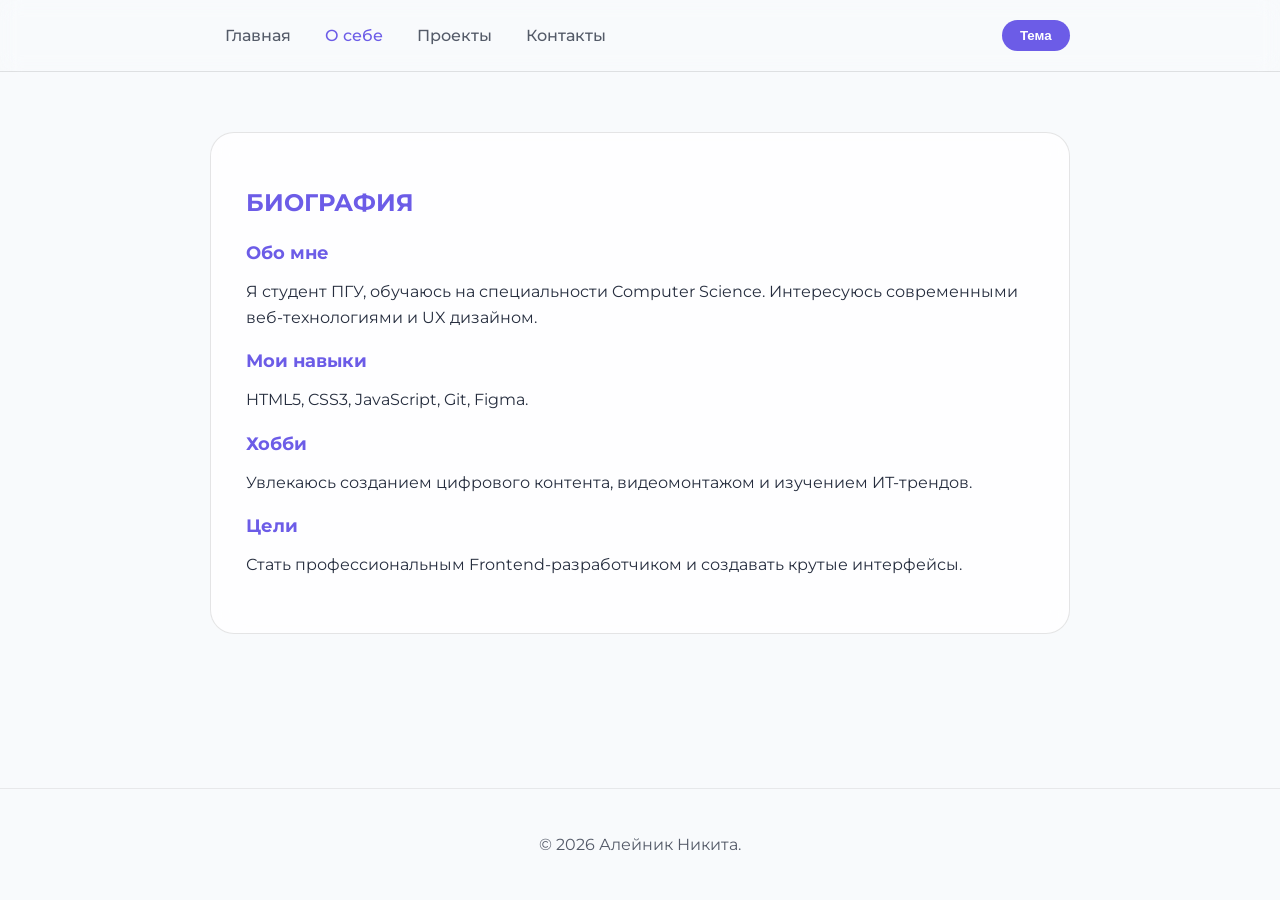
<file: about.html>
<!DOCTYPE html>
<html lang="ru">
<head>
    <meta charset="UTF-8">
    <title>О себе | Никита Алейник</title>
    <link rel="stylesheet" href="style.css">
    <link href="https://fonts.googleapis.com/css2?family=Montserrat:wght@400;700&display=swap" rel="stylesheet">
</head>
<body>
    <header>
        <nav>
            <a href="index.html">Главная</a>
            <a href="about.html" class="active">О себе</a>
            <a href="projects.html">Проекты</a>
            <a href="contact.html">Контакты</a>
        </nav>
        <button id="theme-toggle">Тема</button>
    </header>

    <main class="container">
        <section class="glass-card">
            <h2>Биография</h2>
            
            <h3>Обо мне</h3>
            <p>Я студент ПГУ, обучаюсь на специальности Computer Science. Интересуюсь современными веб-технологиями и UX дизайном.</p>
            
            <h3>Мои навыки</h3>
            <p>HTML5, CSS3, JavaScript, Git, Figma.</p>
            
            <h3>Хобби</h3>
            <p>Увлекаюсь созданием цифрового контента, видеомонтажом и изучением ИТ-трендов.</p>
            
            <h3>Цели</h3>
            <p>Стать профессиональным Frontend-разработчиком и создавать крутые интерфейсы.</p>
        </section>
    </main>

    <footer><p>© 2026 Алейник Никита.</p></footer>
    <script src="script.js"></script>
</body>
</html>
</file>
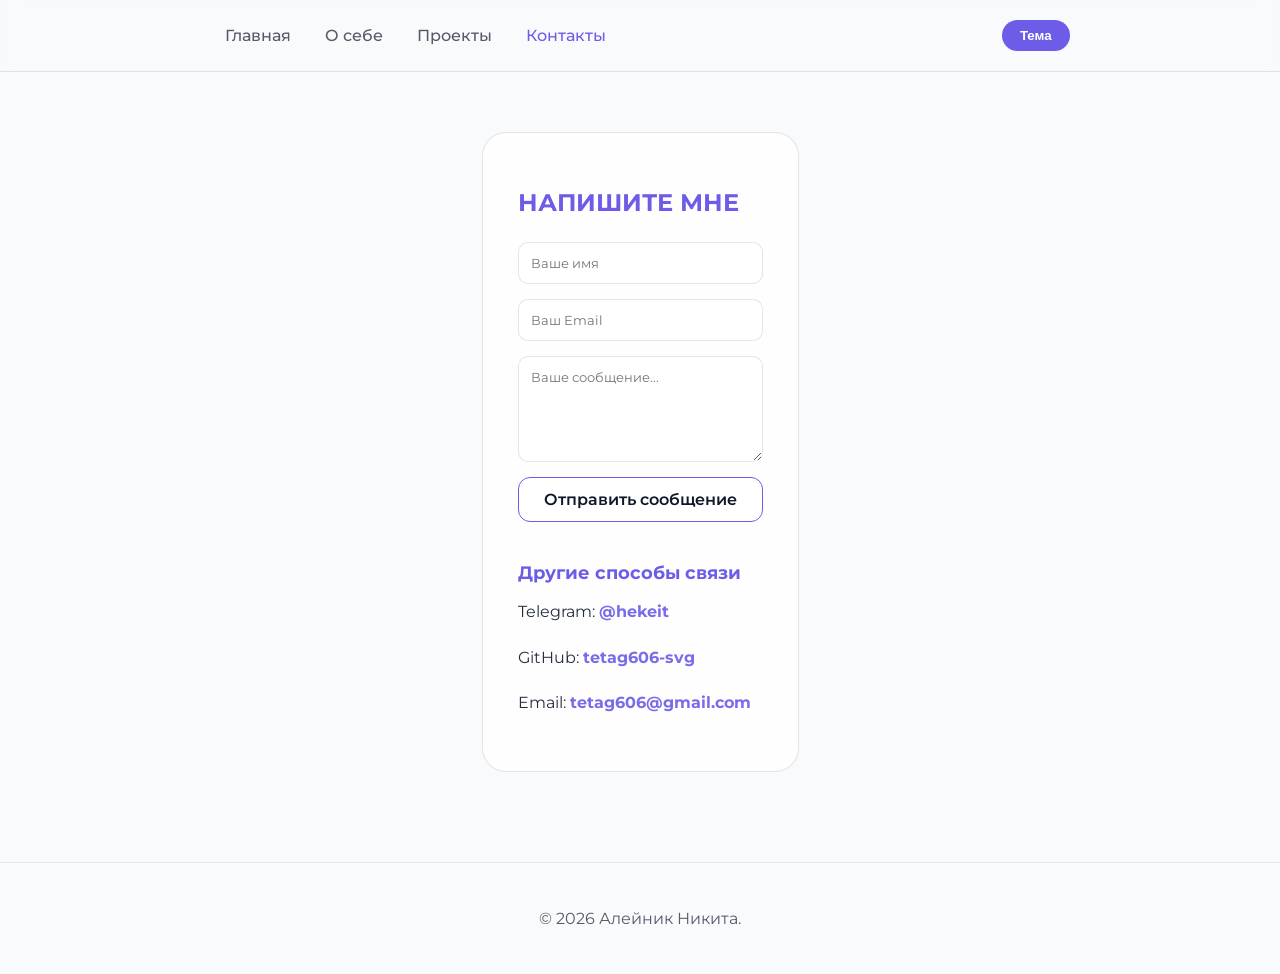
<file: contact.html>
<!DOCTYPE html>
<html lang="ru">
<head>
    <meta charset="UTF-8">
    <title>Контакты | Никита Алейник</title>
    <link rel="stylesheet" href="style.css">
    <link href="https://fonts.googleapis.com/css2?family=Montserrat:wght@400;700&display=swap" rel="stylesheet">
</head>
<body>
    <header>
        <nav>
            <a href="index.html">Главная</a>
            <a href="about.html">О себе</a>
            <a href="projects.html">Проекты</a>
            <a href="contact.html" class="active">Контакты</a>
        </nav>
        <button id="theme-toggle">Тема</button>
    </header>

    <main class="container">
        <section class="glass-card">
            <h2>Напишите мне</h2>
            <form action="#">
                <input type="text" placeholder="Ваше имя" required>
                <input type="email" placeholder="Ваш Email" required>
                <textarea placeholder="Ваше сообщение..." rows="5" required></textarea>
                <button type="submit" class="btn-glass">Отправить сообщение</button>
            </form>

            <div style="margin-top: 40px;">
                <h3>Другие способы связи</h3>
                <p>Telegram: <a href="https://t.me/hekeit" style="color: var(--primary); text-decoration: none; font-weight: 700;">@hekeit</a></p>
                <p>GitHub: <a href="https://github.com/tetag606-svg" style="color: var(--primary); text-decoration: none; font-weight: 700;">tetag606-svg</a></p>
                <p>Email: <a href="mailto:tetag606@gmail.com" style="color: var(--primary); text-decoration: none; font-weight: 700;">tetag606@gmail.com</a></p>
            </div>
        </section>
    </main>

    <footer><p>© 2026 Алейник Никита.</p></footer>
    <script src="script.js"></script>
</body>
</html>
</file>
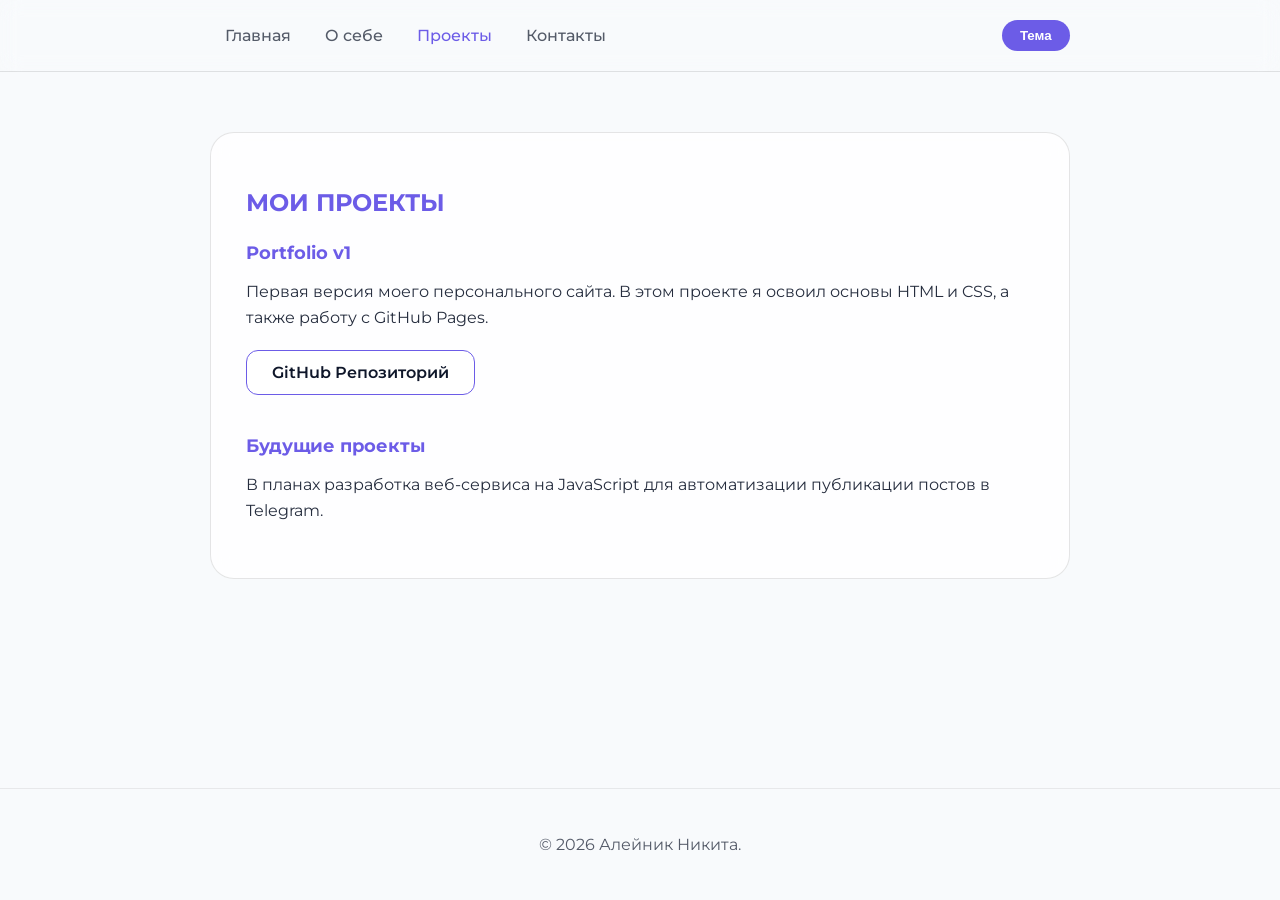
<file: projects.html>
<!DOCTYPE html>
<html lang="ru">
<head>
    <meta charset="UTF-8">
    <title>Мои Проекты</title>
    <link rel="stylesheet" href="style.css">
    <link href="https://fonts.googleapis.com/css2?family=Montserrat:wght@400;700&display=swap" rel="stylesheet">
</head>
<body>
    <header>
        <nav>
            <a href="index.html">Главная</a>
            <a href="about.html">О себе</a>
            <a href="projects.html" class="active">Проекты</a>
            <a href="contact.html">Контакты</a>
        </nav>
        <button id="theme-toggle">Тема</button>
    </header>

    <main class="container">
        <section class="glass-card">
            <h2>Мои проекты</h2>
            
            <div class="project-item">
                <h3>Portfolio v1</h3>
                <p>Первая версия моего персонального сайта. В этом проекте я освоил основы HTML и CSS, а также работу с GitHub Pages.</p>
                <a href="https://tetag606-svg.github.io/portfolio-2026/#contacts" class="btn-glass">GitHub Репозиторий</a>
            </div>

            <div class="project-item" style="margin-top: 40px;">
                <h3>Будущие проекты</h3>
                <p>В планах разработка веб-сервиса на JavaScript для автоматизации публикации постов в Telegram.</p>
            </div>
        </section>
    </main>

    <footer><p>© 2026 Алейник Никита.</p></footer>
    <script src="script.js"></script>
</body>
</html>
</file>
<file: style.css>
:root {
    --primary: #6c5ce7;
    --secondary: #a29bfe;
    --bg: #f8fafc;
    --text: #0f172a;
    --card-bg: rgba(255, 255, 255, 0.8);
    --border: rgba(0, 0, 0, 0.1);
    --glass: rgba(255, 255, 255, 0.1);
}

body.dark-mode {
    --bg: #0f172a;
    --text: #f8fafc;
    --card-bg: rgba(255, 255, 255, 0.05);
    --border: rgba(255, 255, 255, 0.1);
    --glass: rgba(0, 0, 0, 0.2);
}

* { box-sizing: border-box; scroll-behavior: smooth; transition: background 0.3s, color 0.3s; }

body {
    font-family: 'Montserrat', sans-serif;
    background-color: var(--bg);
    color: var(--text);
    margin: 0;
    min-height: 100vh;
    display: flex;
    flex-direction: column;
}

header {
    padding: 20px;
    backdrop-filter: blur(10px);
    position: sticky;
    top: 0;
    z-index: 100;
    display: flex;
    justify-content: space-around;
    align-items: center;
    border-bottom: 1px solid var(--border);
}

nav a {
    color: var(--text);
    text-decoration: none;
    margin: 0 15px;
    font-weight: 500;
    opacity: 0.7;
}

nav a:hover, nav a.active { opacity: 1; color: var(--primary); }

#theme-toggle {
    background: var(--primary);
    color: white;
    border: none;
    padding: 8px 18px;
    border-radius: 20px;
    cursor: pointer;
    font-weight: 700;
}

.container { max-width: 900px; margin: 40px auto; padding: 20px; flex: 1; }

.glass-card {
    background: var(--card-bg);
    backdrop-filter: blur(15px);
    border: 1px solid var(--border);
    border-radius: 24px;
    padding: 35px;
    margin-bottom: 30px;
}

.glass-card h2 { font-weight: 700; color: var(--primary); margin-bottom: 25px; text-transform: uppercase; }
.glass-card h3 { font-weight: 700; margin-bottom: 5px; color: var(--primary); font-size: 1.1rem; }
.glass-card p { font-weight: 400; line-height: 1.6; margin-bottom: 20px; opacity: 0.9; }

.btn-glass {
    display: inline-block;
    padding: 12px 25px;
    border-radius: 12px;
    text-decoration: none;
    color: var(--text);
    background: var(--glass);
    backdrop-filter: blur(5px);
    border: 1px solid var(--primary);
    font-weight: 600;
    font-family: 'Montserrat', sans-serif;
    font-size: 1rem;
    cursor: pointer;
    transition: 0.3s ease;
    outline: none;
}

.btn-glass:hover {
    background: var(--primary);
    color: white;
    transform: translateY(-2px);
    box-shadow: 0 5px 15px rgba(108, 92, 231, 0.3);
}

footer { text-align: center; padding: 30px; border-top: 1px solid var(--border); opacity: 0.7; }

form { display: flex; flex-direction: column; gap: 15px; }
input, textarea {
    padding: 12px;
    border-radius: 10px;
    border: 1px solid var(--border);
    background: var(--card-bg);
    color: var(--text);
    font-family: 'Montserrat', sans-serif;
}
</file>
